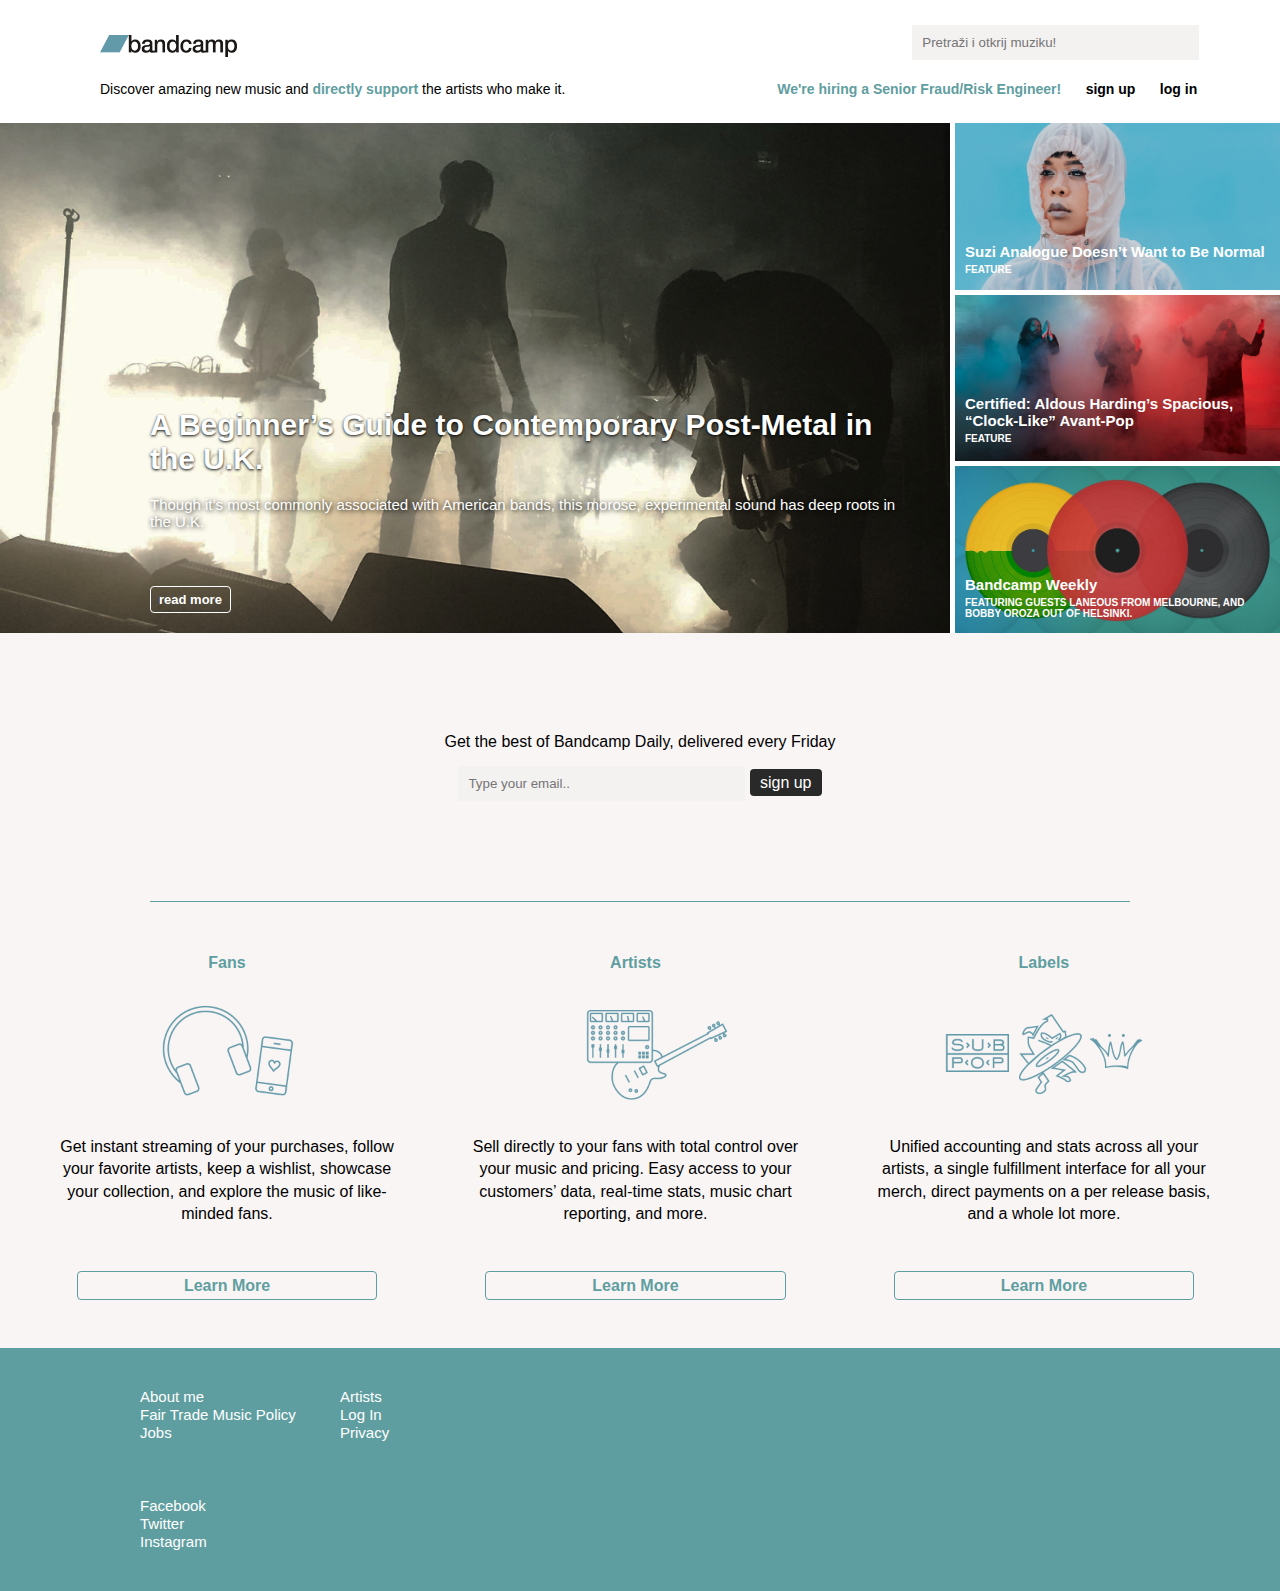
<file: index.html>
﻿<!DOCTYPE html>
<html>

<head>
  <title>Bandcamp | Početna</title>
  <link rel="stylesheet" href="css/style.css" type="text/css">
  <link rel="icon" href="img/tabicon.png">
</head>

<body>
  <nav>
    <div class="nav_container">
      <div class="prvi_stupac">
        <div class="ps_prvired">
          <a href="index.html"> <img src="img/logo.png" class="logo"></a>
        </div>
        <div class="ps_drugired">
          <p>Discover amazing new music and <a href="fair.html" class="support">directly support</a> the artists who make it.</p>
        </div>
      </div>

      <div class="drugi_stupac">
        <div class="ds_prvired">
          <input type="text" class="trazilica" placeholder="Pretraži i otkrij muziku!">
        </div>
        <div class="ds_drugired">
          <p><a href="jobs.html" class="linkovi" id="hire">We're hiring a Senior Fraud/Risk Engineer!</a></p>
          <p><a href="#" class="linkovi">sign up</a></p>
          <p><a href="login.html" class="linkovi">log in</a></p>
        </div>
      </div>
    </div>
  </nav>

  <div class="slike">
<a href="#">
    <div class="vslika">
      <div class="vslika-anim">

      </div>
      <div class="vslika-info">
        <p class="heading">A Beginner’s Guide to Contemporary Post-Metal in the U.K.</p>
        <p class="subhead">Though it’s most commonly associated with American bands, this morose, experimental sound has deep roots in the U.K.</p>
        <div class="btn-cont"><a href="#" class="btn">read more</a></div>
    </div>
  </div>
</a>

  <div class="maleslike">
    <a href="#"><div class="mslika1">
      <div class="mslika1-anim">

      </div>
      <div class="mslika1-info">
        <p class="heading1">Suzi Analogue Doesn’t Want to Be Normal</p>
        <p class="subhead1">FEATURE</p>
      </div>
    </div>
      </a>
    <a href="#">
    <div class="mslika2">
      <div class="mslika2-info">
        <p class="heading2">Certified: Aldous Harding’s Spacious, “Clock-Like” Avant-Pop</p>
        <p class="subhead2">FEATURE</p>
      </div>
    </div>
  </a>
  <a href="#">
    <div class="mslika3">
      <div class="mslika3-info">
        <p class="heading3">Bandcamp Weekly</p>
        <p class="subhead3">Featuring guests Laneous from Melbourne, and Bobby Oroza out of Helsinki.
</p>
      </div>
    </div>
  </a>
  </div>
  </div>

  <center>
    <div class="vijesticontainer">
      <div class="border">
        <div class="vijesti">
          <div class="naslov">
            <p>Get the best of Bandcamp Daily, delivered every Friday</p>
          </div>
          <div class="email">
            <input type="text" class="input-email" placeholder="Type your email..">
            <a href="#" id="email-btn">sign up</a>
          </div>
        </div>
      </div>
    </div>
  </center>



  <div class="fal">
    <div class="fans">
      <p class="fans-naslov">Fans</p>
      <img src="img/fal/signups-fans-icon@3x.png" id="fimg">
      <p class="podnaslov">Get instant streaming of your purchases, follow your favorite artists, keep a wishlist, showcase your collection, and explore the music of like-minded fans.
      </p><a href="#" class="learnmore">Learn More</a>
    </div>

    <div class="artists">
      <p class="artists-naslov">Artists</p>
      <img src="img/fal/signups-artists-icon@3x.png" id="aimg">
      <p class="podnaslov">Sell directly to your fans with total control over your music and pricing. Easy access to your customers’ data, real-time stats, music chart reporting, and more.
      </p><a href="artists.html" class="learnmore">Learn More</a>
    </div>
    <div class="labels">
      <p class="labels-naslov">Labels</p>
      <img src="img/fal/signups-labels-icon@3x.png" id="limg">
      <p class="podnaslov">Unified accounting and stats across all your artists, a single fulfillment interface for all your merch, direct payments on a per release basis, and a whole lot more.
      </p>
      <a href="labels.html" class="learnmore">Learn More</a>
    </div>
  </div>

  <footer>
    <div class="container">
      <div class="info">
        <p><a href="omeni.html">About me</a></p>
        <p><a href="fair.html">Fair Trade Music Policy</a></p>
        <p><a href="jobs.html">Jobs</a></p>

      </div>

      <div class="autorskaprava">
        <p><a href="artists.html">Artists</a></p>
        <p><a href="login.html">Log In</a></p>
        <p><a href="#">Privacy</a></p>
      </div>


      <div class="social">
        <p><a href="https://www.facebook.com/Bandcamp" target="_blank">Facebook</a></p>
        <p><a href="https://twitter.com/bandcamp" target="_blank">Twitter</a></p>
        <p><a href="http://www.instagram.com/bandcamp" target="_blank">Instagram</a></p>
      </div>
    </div>
  </footer>
</body>

</html>
</file>
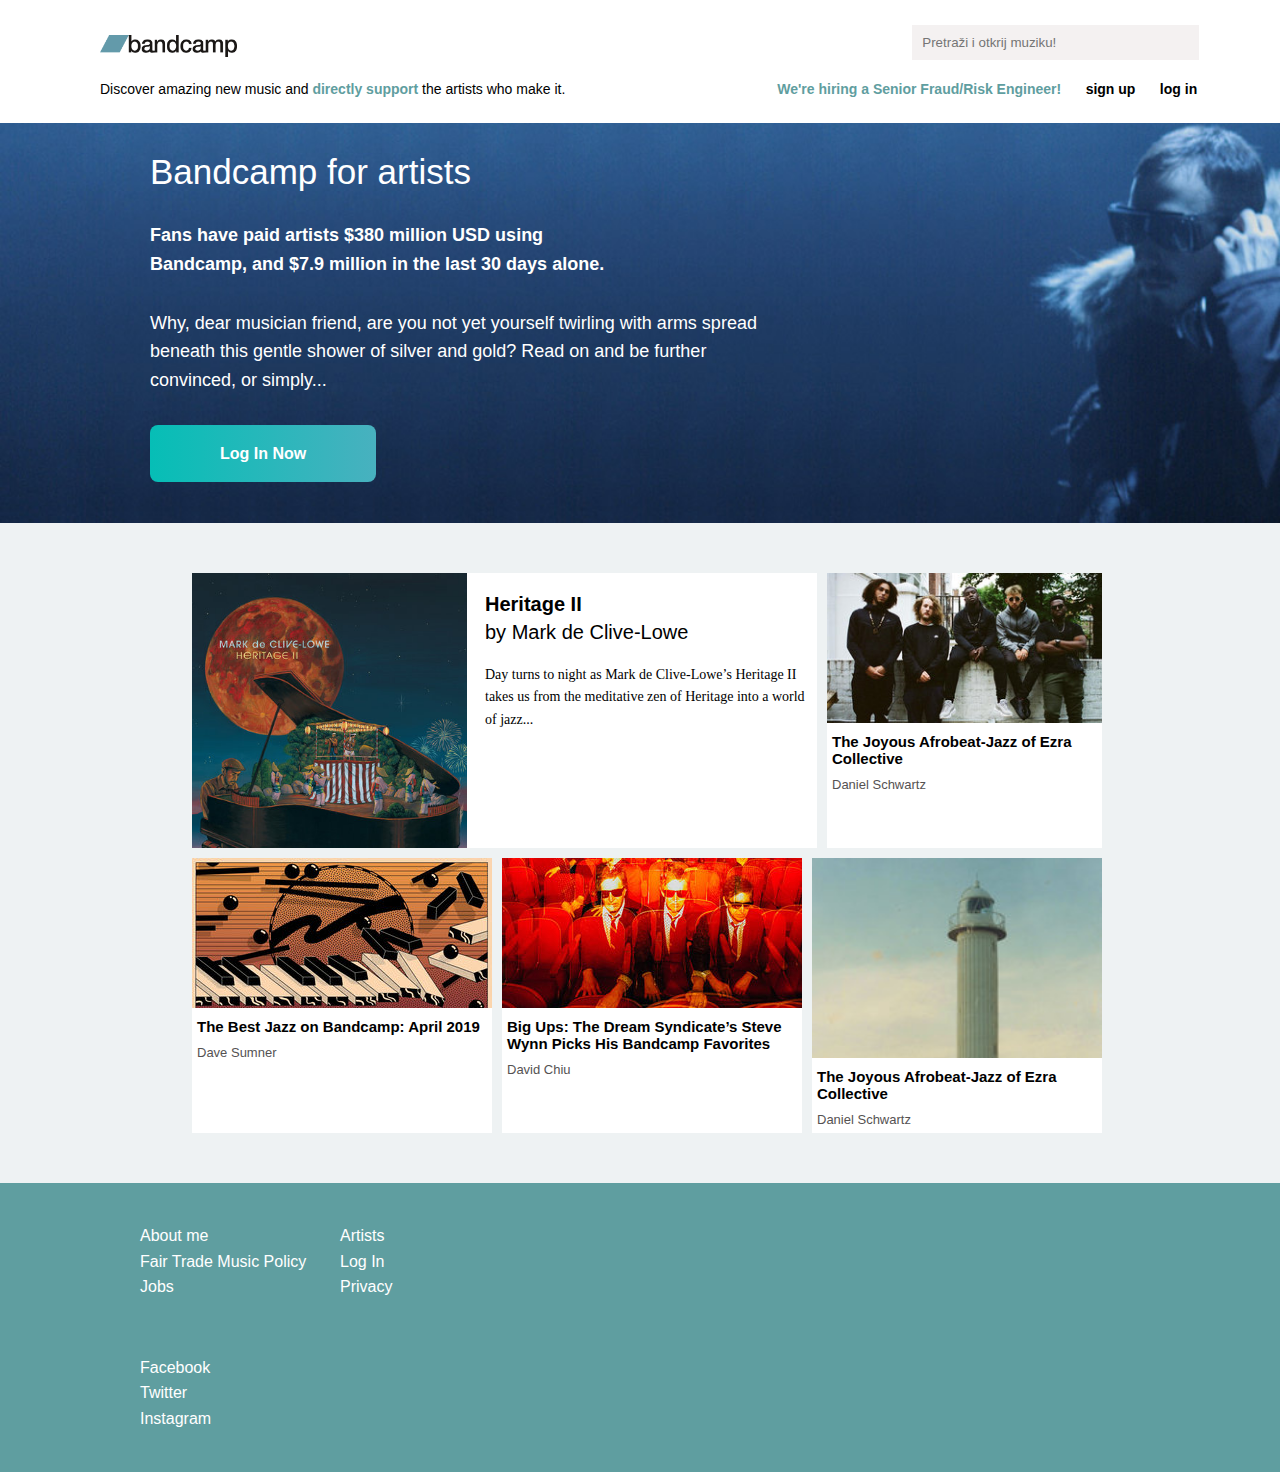
<file: artists.html>
<!DOCTYPE html>
<html>

<head>
  <title>Bandcamp | Početna</title>
  <link rel="stylesheet" href="css/artists.css" type="text/css">
  <link rel="icon" href="img/tabicon.png">
</head>

<body>
  <nav>
    <div class="nav_container">
      <div class="prvi_stupac">
        <div class="ps_prvired">
          <a href="index.html"> <img src="img/logo.png" class="logo"></a>
        </div>
        <div class="ps_drugired">
          <p>Discover amazing new music and <a href="fair.html" class="support">directly support</a> the artists who make it.</p>
        </div>
      </div>

      <div class="drugi_stupac">
        <div class="ds_prvired">
          <input type="text" class="trazilica" placeholder="Pretraži i otkrij muziku!">
        </div>
        <div class="ds_drugired">
          <p><a href="jobs.html" class="linkovi" id="hire">We're hiring a Senior Fraud/Risk Engineer!</a></p>
          <p><a href="#" class="linkovi">sign up</a></p>
          <p><a href="login.html" class="linkovi">log in</a></p>
        </div>
      </div>
    </div>
  </nav>

  <div class="naslovna-slika">
    <div class="ns-text">
      <h2 class="text-naslov">Bandcamp for artists</h2>
      <p class="podnaslov-naslov">
        Fans have paid artists $380 million USD using Bandcamp, and $7.9 million in the last 30 days alone.
      </p>
      <p class="drugi-podnaslov">Why, dear musician friend, are you not yet yourself twirling with arms spread beneath this gentle shower of silver and gold? Read on and be further convinced, or simply...</p>
      <p class="btn"><a href="login.html">Log In Now</a></p>
    </div>
  </div>

<div class="album-container">
  <div class="albumi">
      <div class="albumi-prvired">
<a  target="_blank" href="https://t4.bcbits.com/stream/e0ebdbc18544d05728e6a99f00dcc392/mp3-128/3493803499?p=0&ts=1559679603&t=d4df01deaad998c5eb0a1fd14e1fcf2ac9c2ccf7&token=1559679603_b7962b35771a84f064ce51fa5bae063d42a63334">
        <div class="veliki-album">
          <div class="albumslika1">

          </div>
          <div class="deskripcija">
            <p class="imealbuma">Heritage II</p>
            <p class="artist">by Mark de Clive-Lowe</p>
            <p class="infoartist">Day turns to night as Mark de Clive-Lowe’s Heritage II takes us from the meditative zen of Heritage into a world of jazz...</p>
          </div>
        </div>
</a>
<a href="https://t4.bcbits.com/stream/7984dc3230b0f37611b7b24d5422463e/mp3-128/3711733214?p=0&ts=1559679938&t=9d98f13844033eafd06a2ed2ae179f2fd44305e2&token=1559679938_f6f566a4a9046a3d6be4a19845b41333e2d128f0" target="_blank">
        <div class="malialbum1">
        <div class="albumslika2">

        </div>

        <div class="deskripcija1">
          <p class="imealbuma1">The Joyous Afrobeat-Jazz of Ezra Collective</p>
          <p class="artist1">Daniel Schwartz</p>
        </div>
        </div>
      </div>
</a>
<a target ="_blank" href="https://t4.bcbits.com/stream/eb0980419027432ed9cf2ed3ffd7fdbc/mp3-128/2802353058?p=0&ts=1559680242&t=01225a5b51afe1a51ffcde6788af125f96c8b949&token=1559680242_bbf3efd1f5a784c6e710bcac551ecf8ae87f31a5">
      <div class="albumi-drugired">

        <div class="malialbum2">
          <div class="albumslika3">

          </div>

          <div class="deskripcija2">
            <p class="imealbuma2">The Best Jazz on Bandcamp: April 2019</p>
            <p class="artist3">Dave Sumner</p>
          </div>
        </div>
</a>
<a href="https://t4.bcbits.com/stream/543ac82b4c6bf79f39cbfb8575cae55a/mp3-128/4016733378?p=0&ts=1559680055&t=8d7f594a0e56fde62a6f2aac2df24ce52dcb1696&token=1559680055_7a6136062785acd57ba40f6235cfeeb6917bca55" target="_blank">
        <div class="malialbum3">
          <div class="albumslika4">

          </div>

          <div class="deskripcija3">
            <p class="imealbuma3">Big Ups: The Dream Syndicate’s Steve Wynn Picks His Bandcamp Favorites</p>
            <p class="artist4">David Chiu</p>
          </div>
        </div>
</a>
<a href="https://t4.bcbits.com/stream/543ac82b4c6bf79f39cbfb8575cae55a/mp3-128/4016733378?p=0&ts=1559680055&t=8d7f594a0e56fde62a6f2aac2df24ce52dcb1696&token=1559680055_7a6136062785acd57ba40f6235cfeeb6917bca55" target="_blank">
        <div class="malialbum4">
          <div class="albumslika5">

          </div>

          <div class="deskripcija4">
            <p class="imealbuma4">The Joyous Afrobeat-Jazz of Ezra Collective</p>
            <p class="artist5">Daniel Schwartz</p>
          </div>
        </div>
      </div>
</a>
  </div>
</div>

  <footer>
    <div class="container">
      <div class="info">
        <p><a href="omeni.html">About me</a></p>
        <p><a href="fair.html">Fair Trade Music Policy</a></p>
        <p><a href="jobs.html">Jobs</a></p>
      </div>

      <div class="autorskaprava">
        <p><a href="artists.html">Artists</a></p>
        <p><a href="login.html">Log In</a></p>
        <p><a href="#">Privacy</a></p>
      </div>


      <div class="social">
        <p><a href="https://www.facebook.com/Bandcamp" target="_blank">Facebook</a></p>
        <p><a href="https://twitter.com/bandcamp" target="_blank">Twitter</a></p>
        <p><a href="http://www.instagram.com/bandcamp" target="_blank">Instagram</a></p>
      </div>
    </div>
  </footer>
</body>

</html>
</file>
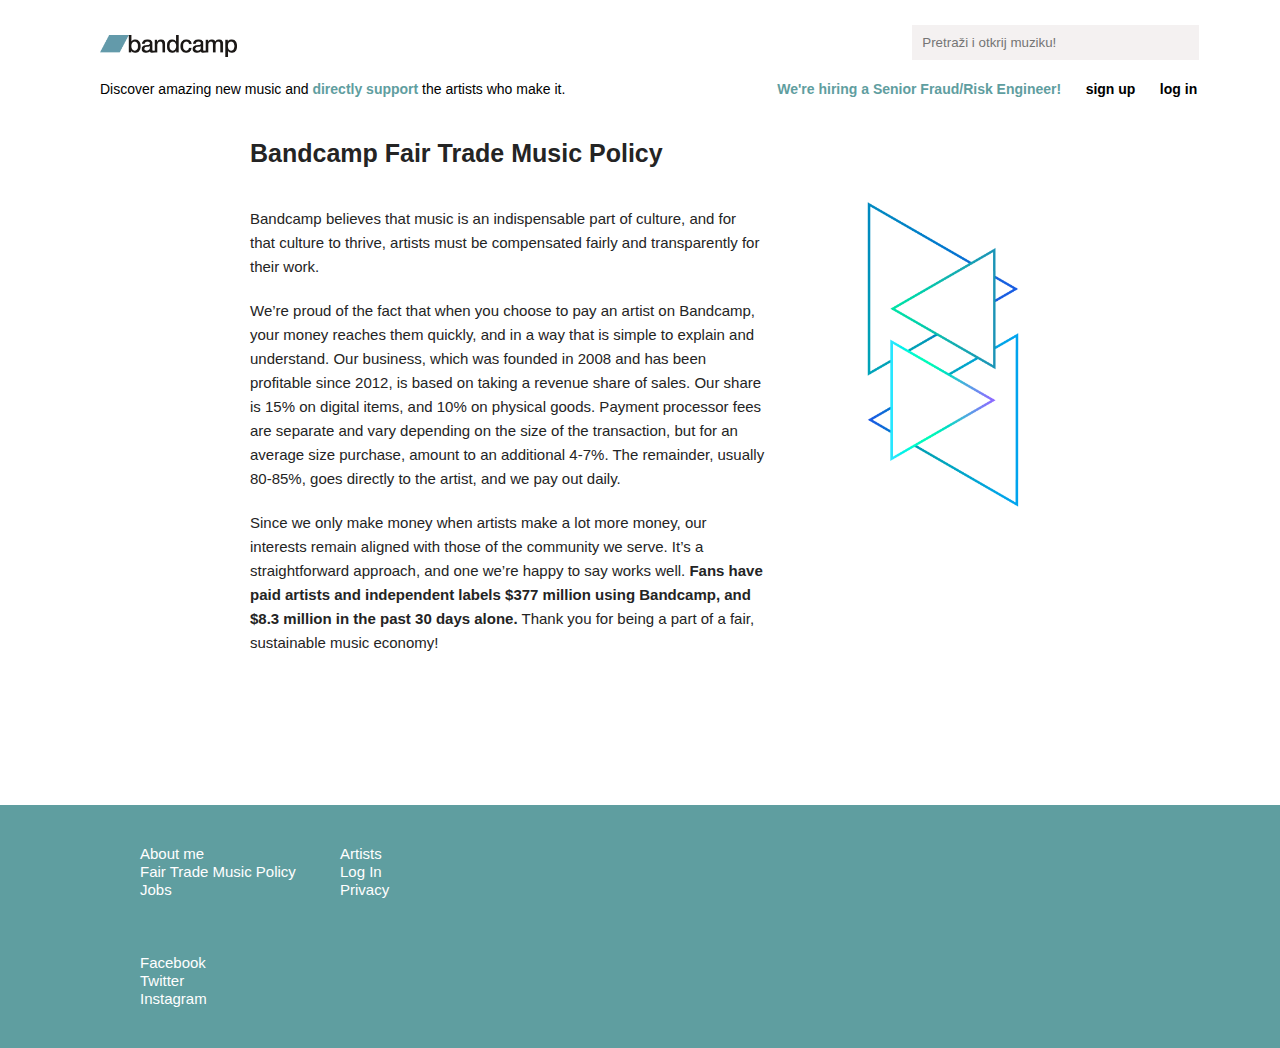
<file: fair.html>
﻿<!DOCTYPE html>
<html lang="en">
<head>
    <meta charset="UTF-8">
    <title>Bandcamp | Fair trade policy</title>
    <link rel="stylesheet" href="css/fair.css">
</head>

<body>

    <nav>
        <div class="nav_container">
            <div class="prvi_stupac">
                <div class="ps_prvired">
                    <a href="index.html"> <img src="img/logo.png" class="logo"></a>
                </div>
                <div class="ps_drugired">
                    <p>Discover amazing new music and <a href="#" class="support">directly support</a> the artists who make it.</p>
                </div>
            </div>

            <div class="drugi_stupac">
                <div class="ds_prvired">
                    <input type="text" class="trazilica" placeholder="Pretraži i otkrij muziku!">
                </div>
                <div class="ds_drugired">
                    <p><a href="jobs.html" class="linkovi" id="hire">We're hiring a Senior Fraud/Risk Engineer!</a></p>
                    <p><a href="#" class="linkovi">sign up</a></p>
                    <p><a href="login.html" class="linkovi">log in</a></p>
                </div>
            </div>
        </div>
    </nav>

        <div class="flexbox">
            <div class="text">
                <h4>Bandcamp Fair Trade Music Policy
                </h1>
                <p id="prvi-paragraf">Bandcamp believes that music is an indispensable part of culture, and for that culture to thrive, artists must be compensated fairly and transparently for their work.

                </p>
                <p id="drugi-paragraf">We’re proud of the fact that when you choose to pay an artist on Bandcamp, your money reaches them quickly, and in a way that is simple to explain and understand. Our business, which was founded in 2008 and has been profitable since 2012, is based on taking a revenue share of sales. Our share is 15% on digital items, and 10% on physical goods. Payment processor fees are separate and vary depending on the size of the transaction, but for an average size purchase, amount to an additional 4-7%. The remainder, usually 80-85%, goes directly to the artist, and we pay out daily.

                </p>
                <p id="treci-paragraf">Since we only make money when artists make a lot more money, our interests remain aligned with those of the community we serve. It’s a straightforward approach, and one we’re happy to say works well. <b>Fans have paid artists and independent labels $377 million using Bandcamp, and $8.3 million in the past 30 days alone.</b> Thank you for being a part of a fair, sustainable music economy!
                </p>
            </div>
            <div class="slika">
            </div>
        </div>
    </div>


    <footer>
      <div class="container">
        <div class="info">
          <p><a href="omeni.html">About me</a></p>
          <p><a href="fair.html">Fair Trade Music Policy</a></p>
          <p><a href="jobs.html">Jobs</a></p>
        </div>

        <div class="autorskaprava">
        <p><a href="artists.html">Artists</a></p>
          <p><a href="login.html">Log In</a></p>
          <p><a href="#">Privacy</a></p>
        </div>


            <div class="social">
                <p><a href="https://www.facebook.com/Bandcamp" target="_blank">Facebook</a></p>
                <p><a href="https://twitter.com/bandcamp" target="_blank">Twitter</a></p>
                <p><a href="http://www.instagram.com/bandcamp" target="_blank">Instagram</a></p>
            </div>
        </div>
    </footer>
</body>
</html>
</file>
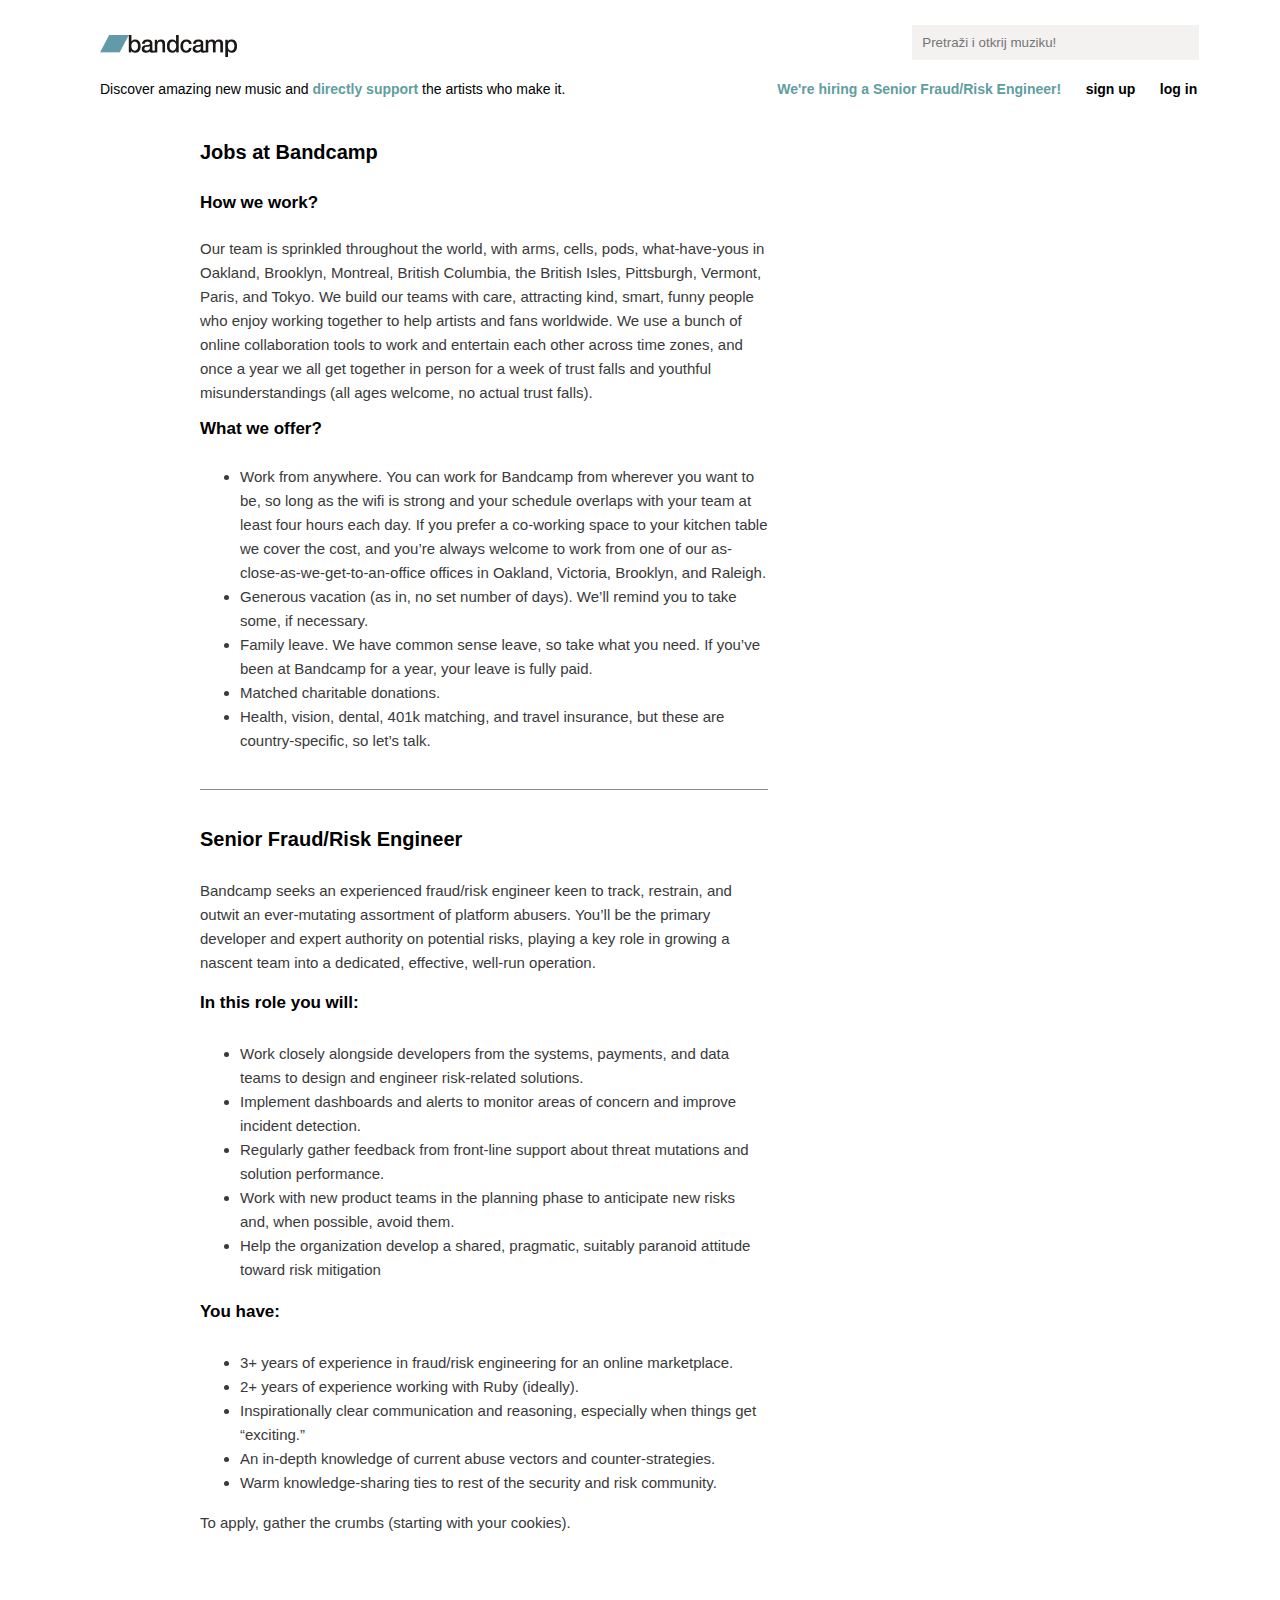
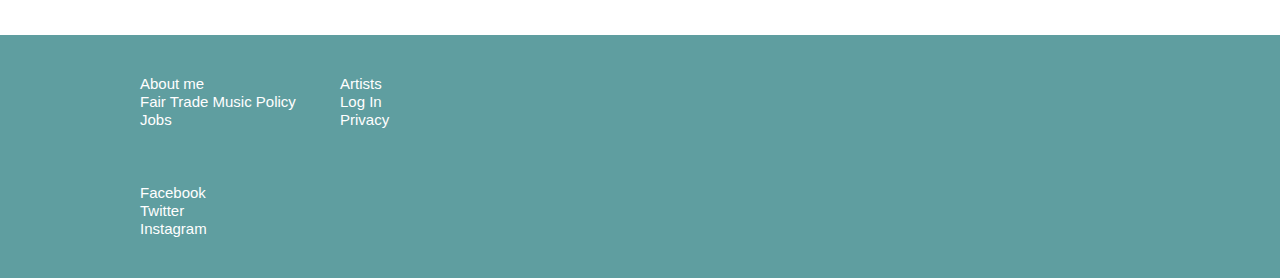
<file: jobs.html>
﻿<!DOCTYPE html>
<html lang="en">

<head>
    <meta charset="UTF-8">
    <title>Bandcamp | Jobs</title>
    <link rel="stylesheet" href="css/jobs.css">
</head>

<body>
    <nav>
        <div class="nav_container">
            <div class="prvi_stupac">
                <div class="ps_prvired">
                    <a href="index.html"> <img src="img/logo.png" class="logo"></a>
                </div>
                <div class="ps_drugired">
                    <p>Discover amazing new music and <a href="fair.html" class="support">directly support</a> the artists who make it.</p>
                </div>
            </div>

            <div class="drugi_stupac">
                <div class="ds_prvired">
                    <input type="text" class="trazilica" placeholder="Pretraži i otkrij muziku!">
                </div>
                <div class="ds_drugired">
                                        <p><a href="jobs.html" class="linkovi" id="hire">We're hiring a Senior Fraud/Risk Engineer!</a></p>
                    <p><a href="#" class="linkovi">sign up</a></p>
                    <p><a href="login.html" class="linkovi">log in</a></p>
                </div>
            </div>
        </div>
    </nav>


    <div class="prvidio">
        <div>
            <h1 class="naslovprvi">Jobs at Bandcamp</h1>
        </div>
        <div>
            <h2 class="podnaslovprvi">How we work?</h2>
            <p>Our team is sprinkled throughout the world, with arms, cells, pods, what-have-yous in Oakland, Brooklyn, Montreal, British Columbia, the British Isles, Pittsburgh, Vermont, Paris, and Tokyo. We build our teams with care, attracting kind, smart, funny people who enjoy working together to help artists and fans worldwide. We use a bunch of online collaboration tools to work and entertain each other across time zones, and once a year we all get together in person for a week of trust falls and youthful misunderstandings (all ages welcome, no actual trust falls).</p>
        </div>
        <div>
            <h2 class="podnaslovdrugi">What we offer?</h2>
            <ul>
                <li>Work from anywhere. You can work for Bandcamp from wherever you want to be, so long as the wifi is strong and your schedule overlaps with your team at least four hours each day. If you prefer a co-working space to your kitchen table we cover the cost, and you’re always welcome to work from one of our as-close-as-we-get-to-an-office offices in Oakland, Victoria, Brooklyn, and Raleigh.
                </li>
                <li>Generous vacation (as in, no set number of days). We’ll remind you to take some, if necessary.
                </li>
                <li>Family leave. We have common sense leave, so take what you need. If you’ve been at Bandcamp for a year, your leave is fully paid.
                </li>
                <li>Matched charitable donations.
                </li>
                <li>Health, vision, dental, 401k matching, and travel insurance, but these are country-specific, so let’s talk.
                </li>
            </ul>
        </div>
    </div>


    <div class="drugidio">
        <div>
            <h1 class="naslovdrugi">Senior Fraud/Risk Engineer
            </h1>
            <p>Bandcamp seeks an experienced fraud/risk engineer keen to track, restrain, and outwit an ever-mutating assortment of platform abusers. You’ll be the primary developer and expert authority on potential risks, playing a key role in growing a nascent team into a dedicated, effective, well-run operation.

            </p>
        </div>
        <div>
            <h2 class="podnaslovtreci">In this role you will:</h2>
            <ul>
                <li>Work closely alongside developers from the systems, payments, and data teams to design and engineer risk-related solutions.
                </li>
                <li>Implement dashboards and alerts to monitor areas of concern and improve incident detection.
                </li>
                <li>Regularly gather feedback from front-line support about threat mutations and solution performance.
                </li>
                <li>Work with new product teams in the planning phase to anticipate new risks and, when possible, avoid them.
                </li>
                <li>Help the organization develop a shared, pragmatic, suitably paranoid attitude toward risk mitigation
                </li>
            </ul>
        </div>
        <div>
            <h2 class="podnaslovcetvrti">You have:</h2>
            <ul>
                <li>3+ years of experience in fraud/risk engineering for an online marketplace.
                </li>
                <li>2+ years of experience working with Ruby (ideally).
                </li>
                <li>Inspirationally clear communication and reasoning, especially when things get “exciting.”
                </li>
                <li>An in-depth knowledge of current abuse vectors and counter-strategies.
                </li>
                <li>Warm knowledge-sharing ties to rest of the security and risk community.
                </li>
            </ul>
            <p>To apply, gather the crumbs (starting with your cookies).

</p>
        </div>
    </div>

    <footer>
      <div class="container">
        <div class="info">
          <p><a href="omeni.html">About me</a></p>
          <p><a href="fair.html">Fair Trade Music Policy</a></p>
          <p><a href="jobs.html">Jobs</a></p>
        </div>

        <div class="autorskaprava">
        <p><a href="artists.html">Artists</a></p>
          <p><a href="login.html">Log In</a></p>
          <p><a href="#">Privacy</a></p>
        </div>


            <div class="social">
                <p><a href="https://www.facebook.com/Bandcamp" target="_blank">Facebook</a></p>
                <p><a href="https://twitter.com/bandcamp" target="_blank">Twitter</a></p>
                <p><a href="http://www.instagram.com/bandcamp" target="_blank">Instagram</a></p>
            </div>
        </div>
    </footer>


</body>

</html>
</file>
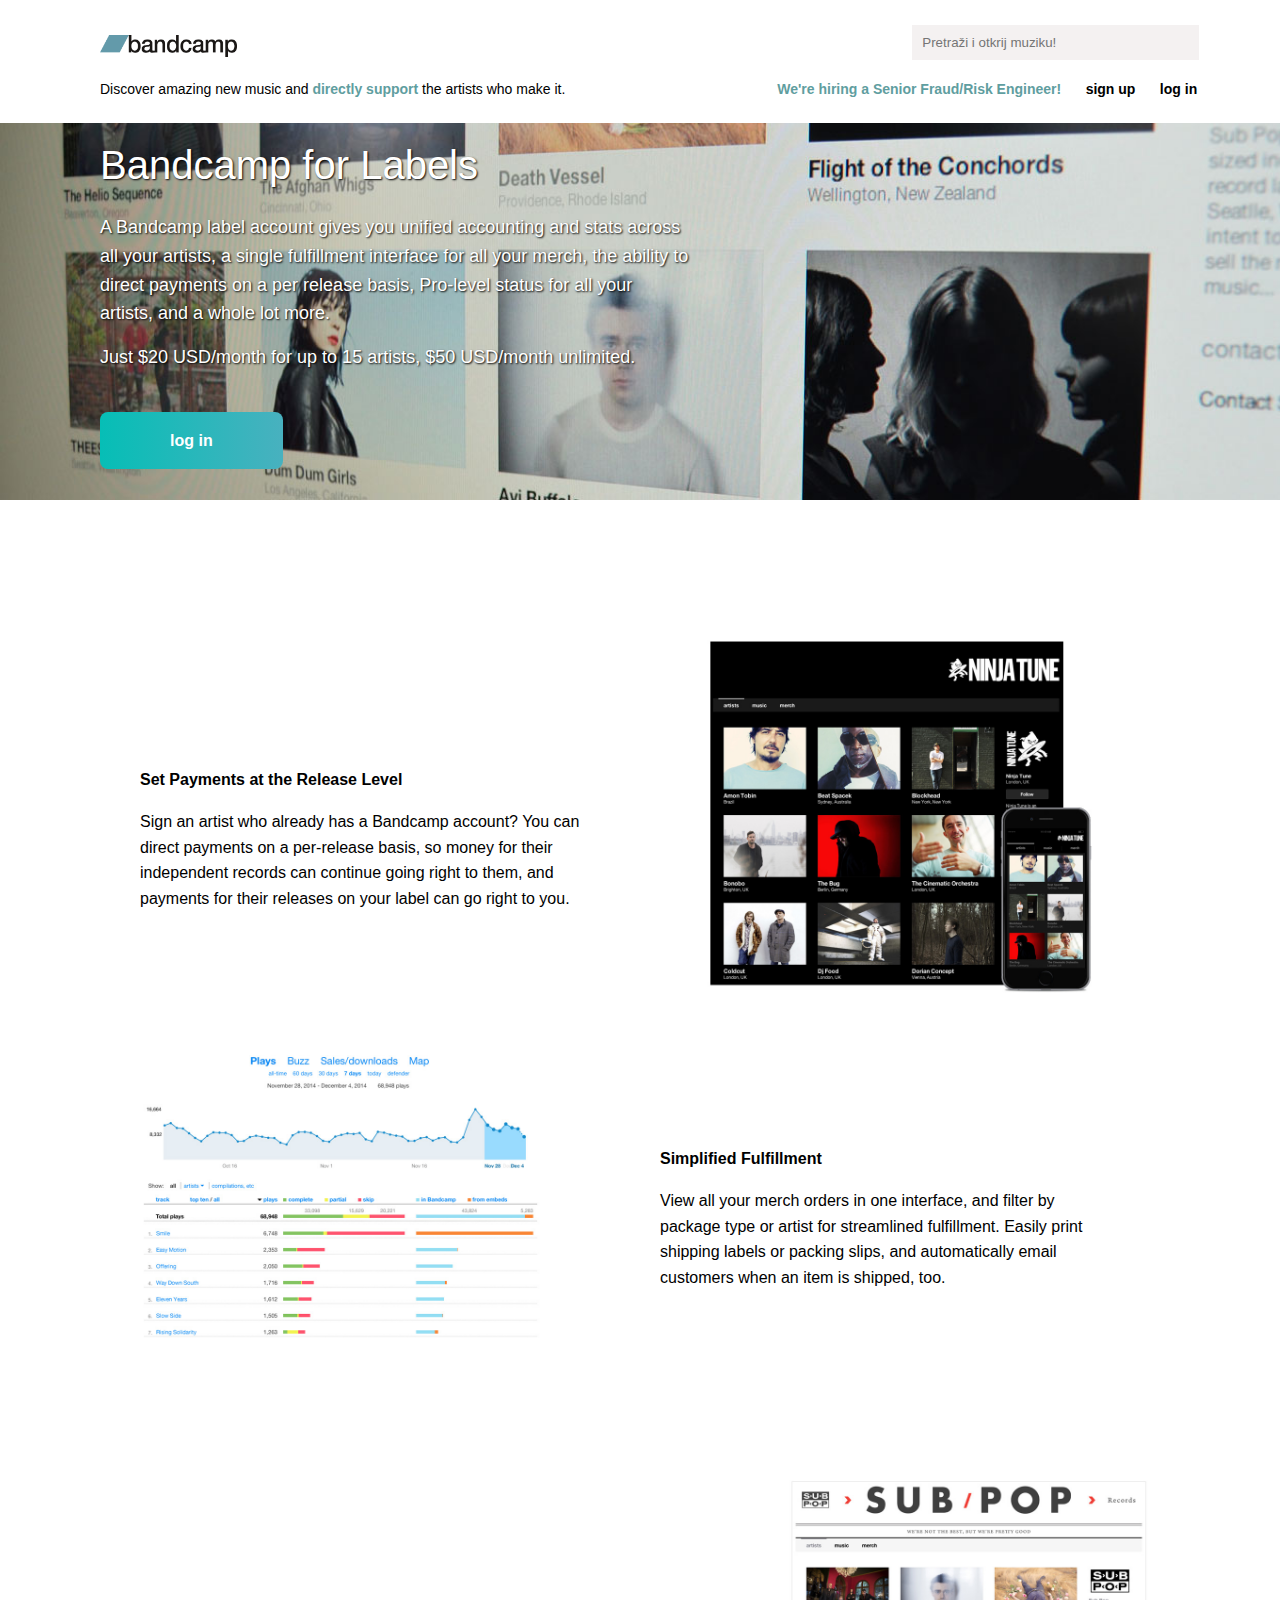
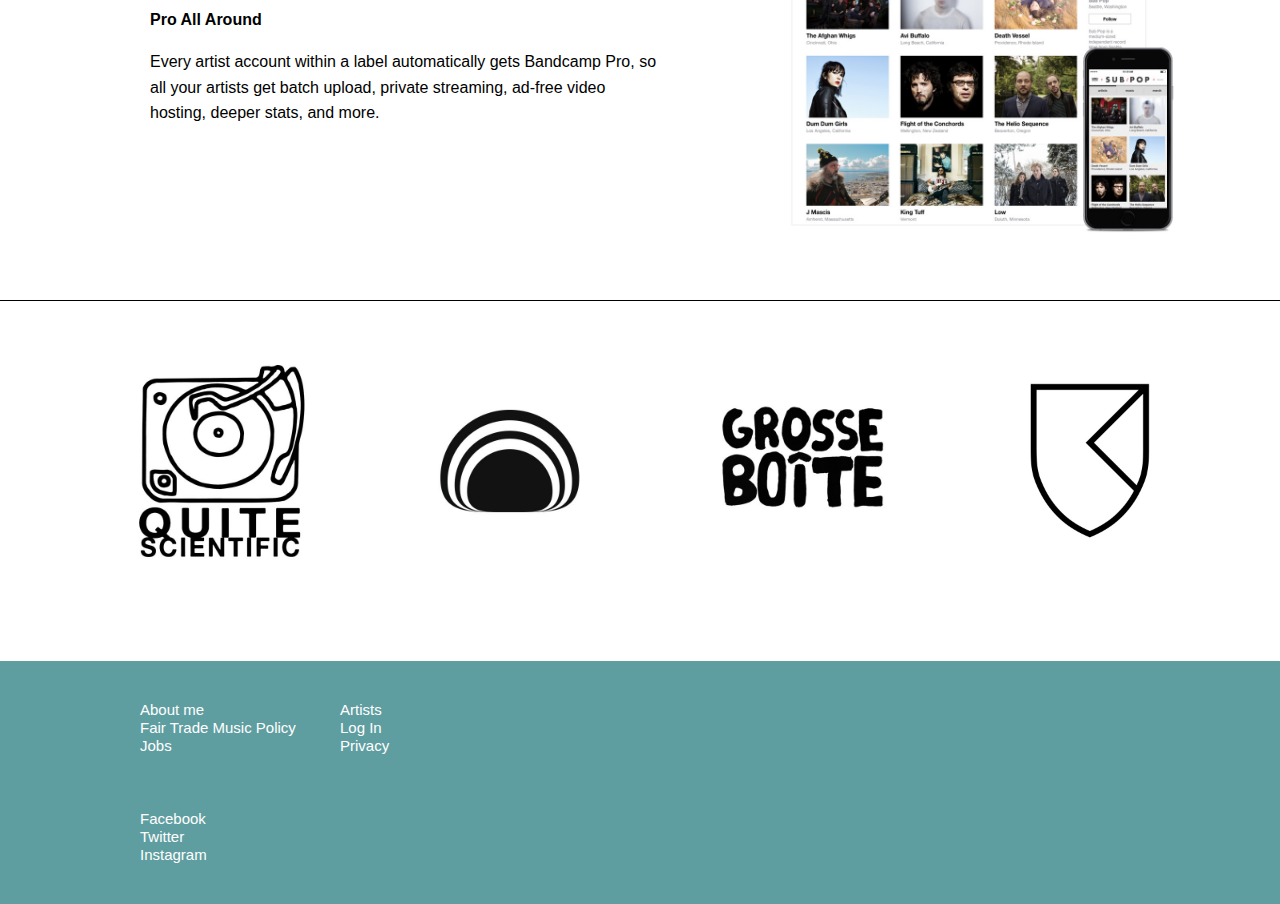
<file: labels.html>
<!DOCTYPE html>
<html lang="en">
<head>
  <meta charset="UTF-8">
  <meta name="viewport" content="width=device-width, initial-scale=1.0">
  <meta http-equiv="X-UA-Compatible" content="ie=edge">
  <link rel="stylesheet" href="css/labels.css">
  <title>Document</title>
</head>
<body>
  <nav>
    <div class="nav_container">
      <div class="prvi_stupac">
        <div class="ps_prvired">
          <a href="index.html"> <img src="img/logo.png" class="logo"></a>
        </div>
        <div class="ps_drugired">
          <p>Discover amazing new music and <a href="fair.html" class="support">directly support</a> the artists who make it.</p>
        </div>
      </div>

      <div class="drugi_stupac">
        <div class="ds_prvired">
          <input type="text" class="trazilica" placeholder="Pretraži i otkrij muziku!">
        </div>
        <div class="ds_drugired">
          <p><a href="jobs.html" class="linkovi" id="hire">We're hiring a Senior Fraud/Risk Engineer!</a></p>
          <p><a href="#" class="linkovi">sign up</a></p>
          <p><a href="login.html" class="linkovi">log in</a></p>
        </div>
      </div>
    </div>
  </nav>

  <div class="naslovna-slika">
  <div class="text-ns">
    <div class="text">
      <p id="naslov">Bandcamp for Labels</p>
      <p class="podnaslov">A Bandcamp label account gives you unified accounting and stats across all your artists, a single fulfillment interface for all your merch, the ability to direct payments on a per release basis, Pro-level status for all your artists, and a whole lot more.</p>
      <p class="podnaslov1">Just $20 USD/month for up to 15 artists, $50 USD/month unlimited.</p>
      <a href="login.html" class="btn">log in</a>
    </div>
</div>
</div>
<div class="container">
  <div class="prvired">
    <div class="pr-text">
      <p id="naslov1">Set Payments at the Release Level</p>
      <p id="podnaslov1">Sign an artist who already has a Bandcamp account? You can direct payments on a per-release basis, so money for their independent records can continue going right to them, and payments for their releases on your label can go right to you.</p>
    </div>
    <div class="slika">

    </div>
  </div>

  <div class="drugired">
    <div class="slika1">

    </div>
    <div class="dr-text">
      <p id="naslov1">Simplified Fulfillment</p>
      <p id="podnaslov1">View all your merch orders in one interface, and filter by package type or artist for streamlined fulfillment. Easily print shipping labels or packing slips, and automatically email customers when an item is shipped, too.</p>
    </div>
  </div>
</div>

<div class="trecired">

  <div class="tr-text">
    <p id="naslov2">Pro All Around
</p>
    <p id="podnaslov2">Every artist account within a label automatically gets Bandcamp Pro, so all your artists get batch upload, private streaming, ad-free video hosting, deeper stats, and more.</p>
  </div>

  <div class="slika2">

  </div>
</div>

<div class="label-kolekcija">
  <div class="label"></div>
  <div class="label1"></div>
  <div class="label2"></div>
  <div class="label3"></div>
  <div class="label4"></div>
</div>

<footer>
  <div class="container">
    <div class="info">
      <p><a href="omeni.html">About me</a></p>
      <p><a href="fair.html">Fair Trade Music Policy</a></p>
      <p><a href="jobs.html">Jobs</a></p>
    </div>

    <div class="autorskaprava">
    <p><a href="artists.html">Artists</a></p>
      <p><a href="login.html">Log In</a></p>
      <p><a href="#">Privacy</a></p>
    </div>


        <div class="social">
            <p><a href="https://www.facebook.com/Bandcamp" target="_blank">Facebook</a></p>
            <p><a href="https://twitter.com/bandcamp" target="_blank">Twitter</a></p>
            <p><a href="http://www.instagram.com/bandcamp" target="_blank">Instagram</a></p>
        </div>
    </div>
</footer>
</body>
</html>
</file>
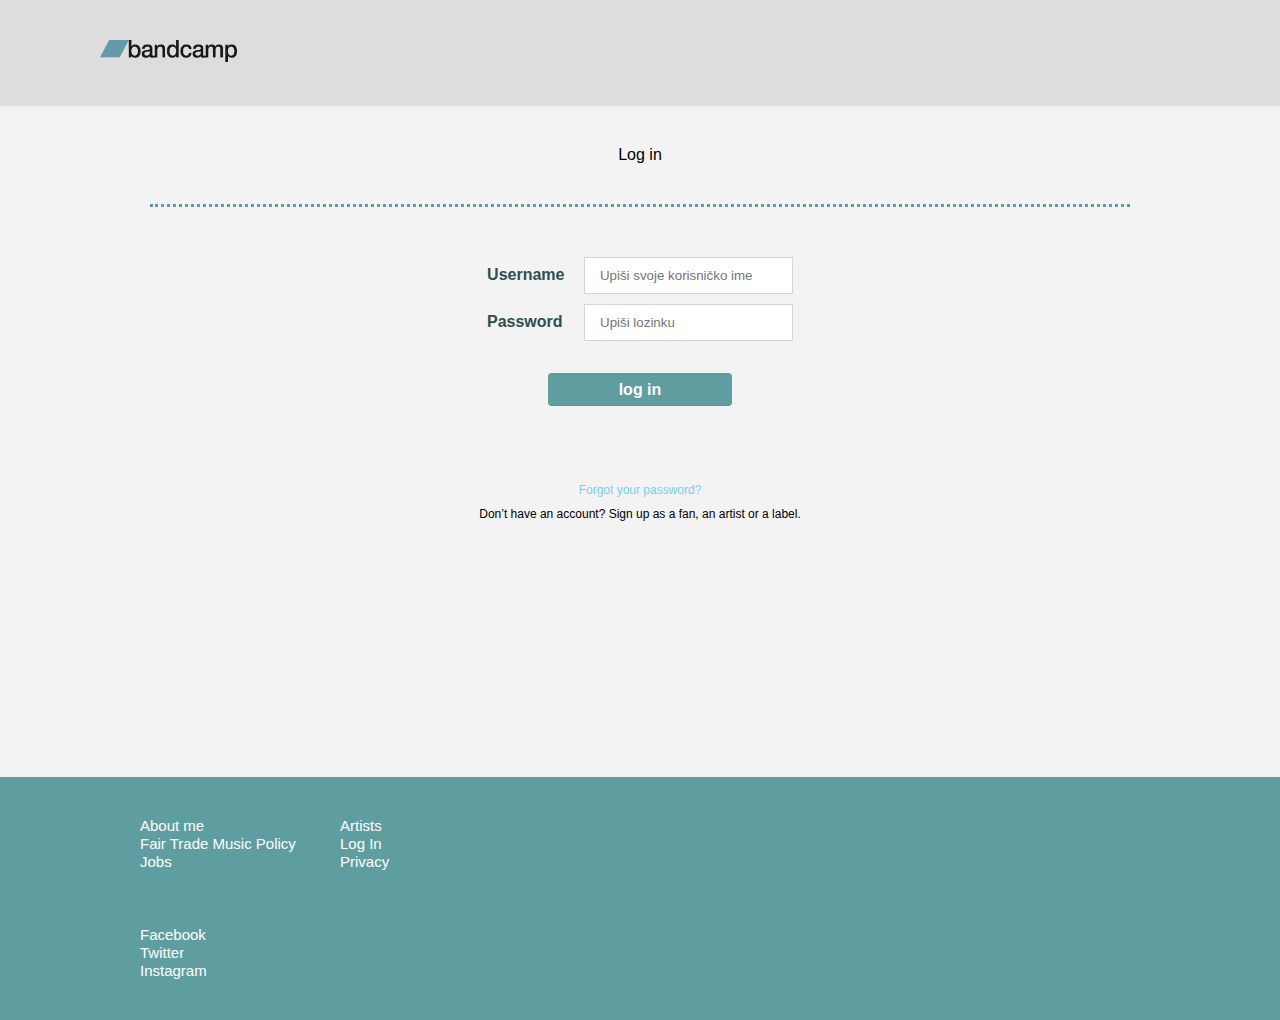
<file: login.html>
﻿<!DOCTYPE html>
<html lang="en">

<head>
    <meta charset="UTF-8">
    <title>Bandcamp | Login</title>
    <link rel="stylesheet" href="css/login.css">
</head>

<body bgcolor="#F3F3F3">
    <div class="gornji-dio">
        <a href="index.html"> <img src="img/logo.png" class="logo"></a>
    </div>

    <div class="login">
        <div class="border">
            <div class="naslov">
                <p>Log in</p>
            </div>
        </div>

      <center>
        <div class="loginc">
            <div class="username">
                <p>Username</p>
                <input type="text" placeholder="Upiši svoje korisničko ime" maxlength="20">
            </div>

            <div class="password">
                <p>Password</p>
                  <input type="password" placeholder="Upiši lozinku" maxlength="25">
            </div>

            <div class="log-btn">
                <a href="#" id="log-btn">log in</a>
            </div>

            <div class="forget">
                <a href="#">Forgot your password?</a>
                <p>Don’t have an account? Sign up as a fan, an artist or a label.</p>
            </div>
        </div>
</center>
        <footer>
          <div class="container">
            <div class="info">
              <p><a href="omeni.html">About me</a></p>
              <p><a href="fair.html">Fair Trade Music Policy</a></p>
              <p><a href="jobs.html">Jobs</a></p>
            </div>

            <div class="autorskaprava">
        <p><a href="artists.html">Artists</a></p>
              <p><a href="login.html">Log In</a></p>
              <p><a href="#">Privacy</a></p>
            </div>


                <div class="social">
                    <p><a href="https://www.facebook.com/Bandcamp" target="_blank">Facebook</a></p>
                    <p><a href="https://twitter.com/bandcamp" target="_blank">Twitter</a></p>
                    <p><a href="http://www.instagram.com/bandcamp" target="_blank">Instagram</a></p>
                </div>
            </div>
        </footer>
</body>

</html>
</file>
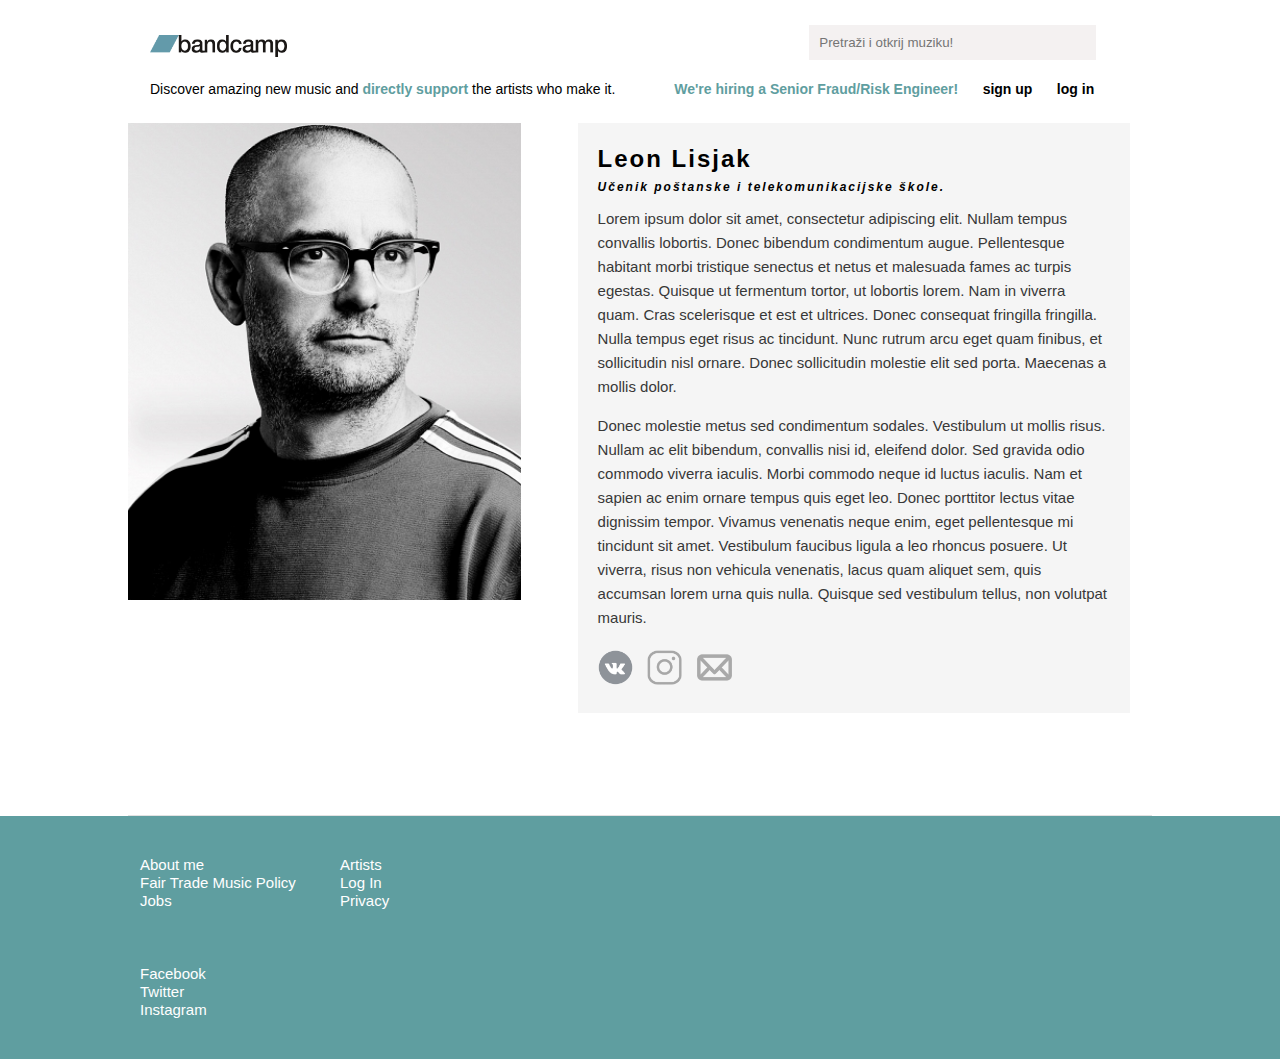
<file: omeni.html>
﻿<!DOCTYPE html>
<html lang="en">

<head>
  <link rel="stylesheet" href="css/omeni.css">
  <title>O meni | Bandcamp</title>
</head>

<body>

  <nav>
    <div class="nav_container">
      <div class="prvi_stupac">
        <div class="ps_prvired">
          <a href="index.html"> <img src="img/logo.png" class="logo"></a>
        </div>
        <div class="ps_drugired">
          <p>Discover amazing new music and <a href="fair.html" class="support">directly support</a> the artists who make it.</p>
        </div>
      </div>

      <div class="drugi_stupac">
        <div class="ds_prvired">
          <input type="text" class="trazilica" placeholder="Pretraži i otkrij muziku!">
        </div>
        <div class="ds_drugired">
          <p><a href="jobs.html" class="linkovi" id="hire">We're hiring a Senior Fraud/Risk Engineer!</a></p>
          <p><a href="#" class="linkovi">sign up</a></p>
          <p><a href="login.html" class="linkovi">log in</a></p>
        </div>
      </div>
    </div>
  </nav>

  <div class="aboutme-sekcija">
    <div class="sekcija-wrapper">

         <div class="portret">
          <div class="portret2">
            <p class="ime">Leon Lisjak</p>
          </div>
      </div>


    <div class="text">
      <h2 class="naslov">
        Leon Lisjak
      </h2>
      <h3 class="omeni-podnaslov">
        Učenik poštanske i telekomunikacijske škole.
      </h3>
      <p class="prvi-paragraf">
        Lorem ipsum dolor sit amet, consectetur adipiscing elit. Nullam tempus convallis lobortis. Donec bibendum condimentum augue. Pellentesque habitant morbi tristique senectus et netus et malesuada fames ac turpis egestas. Quisque ut fermentum
        tortor, ut lobortis lorem. Nam in viverra quam. Cras scelerisque et est et ultrices. Donec consequat fringilla fringilla. Nulla tempus eget risus ac tincidunt. Nunc rutrum arcu eget quam finibus, et sollicitudin nisl ornare. Donec
        sollicitudin molestie elit sed porta. Maecenas a mollis dolor.
      </p>
      <p class="drugi-paragraf">
        Donec molestie metus sed condimentum sodales. Vestibulum ut mollis risus. Nullam ac elit bibendum, convallis nisi id, eleifend dolor. Sed gravida odio commodo viverra iaculis. Morbi commodo neque id luctus iaculis. Nam et sapien ac enim
        ornare tempus quis eget leo. Donec porttitor lectus vitae dignissim tempor. Vivamus venenatis neque enim, eget pellentesque mi tincidunt sit amet. Vestibulum faucibus ligula a leo rhoncus posuere. Ut viverra, risus non vehicula venenatis,
        lacus quam aliquet sem, quis accumsan lorem urna quis nulla. Quisque sed vestibulum tellus, non volutpat mauris.
      </p>
      <div class="logos">
        <a href=""><img src="img/vk.png" class="vk"></a>
        <a href=""><img src="img/ig.png" class="ig"></a>
	<a href="mailto:leonlisjak@net.hr"><img src="img/mail.png" class="mail-ikona"</a>
      </div>
</div>
    </div>
  </div>



  <footer>
    <div class="container">
      <div class="info">
        <p><a href="omeni.html">About me</a></p>
        <p><a href="fair.html">Fair Trade Music Policy</a></p>
        <p><a href="jobs.html">Jobs</a></p>
      </div>

      <div class="autorskaprava">
        <p><a href="artists.html">Artists</a></p>
        <p><a href="login.html">Log In</a></p>
        <p><a href="#">Privacy</a></p>
      </div>


      <div class="social">
        <p><a href="https://www.facebook.com/Bandcamp" target="_blank">Facebook</a></p>
        <p><a href="https://twitter.com/bandcamp" target="_blank">Twitter</a></p>
        <p><a href="http://www.instagram.com/bandcamp" target="_blank">Instagram</a></p>
      </div>
    </div>
  </footer>

</body>

</html>
</file>
<file: css/style.css>
body {
    margin: 0;
    padding: 0;
    font-family: sans-serif;
    overflow-x: hidden;
}

* p {
    margin: 0px;
}

* a{
    text-decoration: none;
    color: black;
}

input[type=text]{
    padding: 10px 100px 10px 10px;
    background-color: #f4f1f1;
    border: none;
}


/* Navigacijska traka */

nav p{
    font-size: 14px;
}
nav{
    background-color: white;
    padding-left: 100px;
    padding-top: 25px;
    margin-bottom: -25px;
    padding-bottom: 25px;
    position: fixed;
    width: 100%;
    z-index: 25;
}

nav a:hover{
  border-bottom: 2px solid #ededed;
}


.logo {
    width: 137px;
    height: 22px;
}

.nav_container {

}

.prvi_stupac {
    display: inline-block;
    width: 51%;
}


.drugi_stupac {
    display: inline-block;
    width: 48%;
}

.ps_prvired {
    padding-bottom: 20px;
}

.ds_prvired {
    padding-bottom: 20px;
    margin-left: 155px;
    padding-left: 0px;
}

.ds_drugired p {
    display: inline-block;
    padding-left: 20px;
}

.linkovi{
    font-weight: bold;
}

#hire{
    color: cadetblue;
}

.support{
    color: cadetblue;
    font-weight: bold;

}

/* Slike */

.slike{
  display: flex;
  padding-top: 123px;
}

.vslika{
  background-image: url(../img/m12.jpg);
  background-size: cover;
  background-repeat: no-repeat;
  width: 75%;
  height: 510px;
  z-index: 5;
  position: relative;
}

.mslika1{
  background-image: url(../img/1.jpg);
  background-size: cover;
  background-repeat: no-repeat;
  width: 325px;
  height: 166.66666666666666667px;
  margin-bottom: 5px;
}

.mslika2{
  background-image: url(../img/2.jpg);
  background-size: cover;
  background-repeat: no-repeat;
  width: 325px;
  height: 166.66666666666666667px;
    margin-bottom: 5px;
}

.mslika3{
  background-image: url(../img/3.jpg);
  background-size: cover;
  background-repeat: no-repeat;
  width: 325px;
  height: 166.66666666666666667px;
}

.maleslike{
  margin-left: 5px;
}

.vslika-info{
  margin-top: 30%;
  margin-left: 150px;
  z-index: 25;
  position: relative;
  width: 80%;
}

.heading{
  color: white;
  text-shadow: 0px 1px 3px #000000;
  font-weight: bold;
  font-size: 30px;
}

.subhead{
  color: white;
  text-shadow: 1px 1px 5px #000000;
  font-size: 15px;
  padding-top: 20px;
}

.btn{
  border: 1px white solid;
  border-radius: 4px;
  padding-top: 5px;
    padding-bottom: 5px;
    padding-left: 8px;
    padding-right: 8px;
    color: white;
    font-weight: bold;
    font-size: 13px;
}

.btn-cont{
  margin-top: 60px;
}

.mslika1-info{
  margin-left: 10px;
  padding-top: 120px;
  position: absolute;
}

.heading1{
  color: white;
  font-weight: bold;
  font-size: 15px;
}

.subhead1{
  color: white;
  font-size: 10px;
  font-weight: bold;
  margin-top: 4px;
}

.mslika2-info{
  margin-left: 10px;
  padding-top: 100px;
}

.heading2{
  color: white;
  font-weight: bold;
  font-size: 15px;
}

.subhead2{
  color: white;
  font-size: 10px;
  font-weight: bold;
  margin-top: 4px;
}

.mslika3-info{
  margin-left: 10px;
  padding-top: 110px;
}

.heading3{
  color: white;
  font-weight: bold;
  font-size: 15px;
}

.subhead3{
  color: white;
  font-size: 10px;
  font-weight: bold;
  margin-top: 4px;
  text-transform: uppercase;
}




/* Vijesti */

.vijesti{
    padding-top: 100px;
    padding-bottom: 100px;
    background-color: #f9f5f5;

}

.border{
    border-bottom: 1px solid cadetblue;
        margin-left: 150px;
        margin-right: 150px;
}


.naslov{
    padding-bottom: 15px;
}

.email{
    display: inline-block;
}

#email-btn{
    background-color: #292929;
    color: white;
    padding: 5px 10px 5px 10px;
    border-radius: 4px;
}

.vijesticontainer{
    background-color: #f9f5f5;
}

/* Footer */

footer {
    background-color: cadetblue;
}

.container {
    margin-left: 100px;
    padding: 40px;
    position: relative;
}

.autorskaprava {
    display: inline-block;
    margin-left: 200px;
}

.info {
    display: inline-block;
    margin-bottom: 40px;
    position: absolute;
}

.social{
  margin-top: 55px;
}

/* FAL */

.fal{
    margin-left: calc(10%-50px);
    padding: 50px 50px;
    background-color: #f9f5f5;
        line-height: 1.4;
}

.fans{
    display: inline-block;
    width: 30%;
    text-align: center;
    padding-right: 50px;

}


.artists{
    width: 30%;
        text-align: center;
        display: inline-block;
        padding-right: 50px;
}

.labels{
    width: 30%;
        text-align: center;
        display: inline-block;
}


#fimg{
    height: 100px;
        padding-bottom: 20px;
}

#aimg{
    height: 100px;
        padding-bottom: 20px;
}

#limg{
    height: 100px;
        padding-bottom: 20px;
}

.fans-naslov{
    padding-bottom: 30px;
    color: cadetblue;
    font-weight: bold;
}

.artists-naslov{
    padding-bottom: 30px;
    color: cadetblue;
    font-weight: bold;
}

.labels-naslov{
    padding-bottom: 30px;
    color: cadetblue;
    font-weight: bold;
}

.podnaslov{
    padding-bottom: 50px;
    padding-top: 5px;

}

.learnmore{
    padding: 5px 30%;
    border: 1px solid cadetblue;
    border-radius: 4px;
    font-weight: bold;
    color: cadetblue;
}

footer a{
    color: white;
    font-size: 15px;
}
</file>
<file: css/artists.css>
﻿body {
    margin: 0;
    padding: 0;
    font-family: sans-serif;
    overflow-x: hidden;
}

* p {
    margin: 0px;
}

* a{
    text-decoration: none;
    color: black;
}

input[type=text]{
    padding: 10px 100px 10px 10px;
    background-color: #f4f1f1;
    border: none;
}


/* Navigacijska traka */

nav p{
    font-size: 14px;
}
nav{
    background-color: white;
    padding-left: 100px;
    padding-top: 25px;
    margin-bottom: -25px;
    padding-bottom: 25px;
    position: fixed;
    width: 100%;
}

nav a:hover{
  border-bottom: 2px solid #ededed;
}


.logo {
    width: 137px;
    height: 22px;
}

.nav_container {

}

.prvi_stupac {
    display: inline-block;
    width: 51%;
}


.drugi_stupac {
    display: inline-block;
    width: 48%;
}

.ps_prvired {
    padding-bottom: 20px;
}

.ds_prvired {
    padding-bottom: 20px;
    margin-left: 155px;
}

.ds_drugired p {
    display: inline-block;
    padding-left: 20px;
}

.linkovi{
    font-weight: bold;
}

#hire{
    color: cadetblue;
}

.support{
    color: cadetblue;
    font-weight: bold;

}

/* Dio sa stvarima */

.naslovna-slika{
	background-image: url(../img/artist.jpg);
	height: 400px;
  padding-top: 123px;
  width: 100%;
	background-size: cover;
	background-repeat: no-repeat;

}

.ns-text{
	width: 50%;
	height: 100%;
	margin-left: 150px;
	color: white;
}


.text-naslov{
  font-weight: lighter;
  font-size: 35px;
}

.podnaslov-naslov{
  font-weight: bold;
	font-size: 18px;
	padding-bottom: 30px;
  margin-right: 150px;
    line-height: 1.6;
}

.drugi-podnaslov{
  	font-size: 18px;
    line-height: 1.6;
}

.btn{
  margin-top: 50px;
}

.btn a{
  background-image: linear-gradient(to right, #06beb6, #48b1bf);
  padding: 20px 70px;
  text-align: center;
  color: white;
  border-radius: 8px;
  font-weight: bold;
}

.anim-cover{
  background-color: white;
  background-size: cover;
}

/* Sekcija sa albumima */

.albumi{
  margin-left: 15%;
  padding-top: 50px;
  padding-bottom: 50px;
}

.albumi-prvired{
  display: flex;
}

.album-container{
  background-color: #eef2f3;
}

.veliki-album{
  display: flex;
  padding-right: 10px;
}


.malialbum2{
  padding-right: 10px;
}

.malialbum3{
  padding-right: 10px;
}

.albumslika1{
  background-image: url(../img/albumi/album1.jpg);
  background-repeat: no-repeat;
  background-size: cover;
  height: 275px;
  width: 275px;
}

.deskripcija{
  background-color: white;
  width: 350px;
  height: 275px;
}

.albumi-drugired{
  display: flex;
  margin-top: 10px;
}

.albumslika2{
  background-image: url(../img/albumi/album21.jpg);
  background-repeat: no-repeat;
  background-size: cover;
  width: 275px;
  height: 150px;
}

.deskripcija1{
  background-color: white;
  height: 125px;
  width: 275px;
}

.albumslika3{
  background-image: url(../img/albumi/album2.jpg);
  width: 300px;
  height: 150px;
  background-repeat: no-repeat;
  background-size: cover;
}

.deskripcija2{
  background-color: white;
  height: 125px;
  width: 300px;
}

.albumslika4{
  background-image: url(../img/albumi/album3.jpg);
  width: 300px;
  height: 150px;
}

.deskripcija3{
  background-color: white;
  height: 125px;
  width: 300px;
}

.albumslika5{
  background-image: url(../img/albumi/album4.jpg);
  width: 290px;
  height: 200px;
  background-repeat: no-repeat;
  background-size: cover;
}

.deskripcija4{
  background-color: white;
  height: 75px;
  width: 290px;
}

.imealbuma{
  font-weight: bold;
  font-size: 20px;
  margin-top: 20px;
  margin-left: 18px;
}

.artist{
    font-size: 20px;
  margin-top: 5px;
  margin-left: 18px;
}

.infoartist{
  margin-top: 20px;
  margin-left: 18px;
  line-height: 1.6;
  font-size: 14px;
  font-family: serif;
}

.imealbuma1{
  font-weight: bold;
  font-size: 15px;
  margin-left: 5px;
  padding-top: 10px;
}

.artist1{
  margin-left: 5px;
  font-size: 13px;
  color: #555252;
  margin-top: 10px;
}

.imealbuma2{
  font-weight: bold;
  font-size: 15px;
  margin-left: 5px;
  padding-top: 10px;
}

.artist3{
  margin-left: 5px;
  font-size: 13px;
  color: #555252;
  margin-top: 10px;
}

.imealbuma3{
  font-weight: bold;
  font-size: 15px;
  margin-left: 5px;
  padding-top: 10px;
}

.artist4{
  margin-left: 5px;
  font-size: 13px;
  color: #555252;
  margin-top: 10px;
}

.imealbuma4{
  font-weight: bold;
  font-size: 15px;
  margin-left: 5px;
  padding-top: 10px;
}

.artist5{
  margin-left: 5px;
  font-size: 13px;
  color: #555252;
  margin-top: 10px;
}



/* Footer */

footer {
    background-color: cadetblue;
}

.container {
    margin-left: 100px;
    padding: 40px;
    position: relative;
}

.autorskaprava {
    display: inline-block;
    margin-left: 200px;
}

.info {
    display: inline-block;
    margin-bottom: 40px;
    position: absolute;
}

.social{
  margin-top: 55px;
}

footer a{
	color: white;
	line-height: 1.6;

}
</file>
<file: css/fair.css>
body {
    margin: 0;
    padding: 0;
    font-family: sans-serif;
}

* p {
    margin: 0px;
}

* a{
    text-decoration: none;
    color: black;
}

input[type=text]{
    padding: 10px 100px 10px 10px;
    background-color: #f4f1f1;
    border: none;
}


/* Navigacijska traka */

/* Navigacijska traka */
nav p {
    font-size: 14px;
}

nav{
    background-color: white;
    position:fixed;
    width: 100%;
    padding-left: 100px;
    padding-top: 25px;
    padding-bottom: 25px;
}


.logo {
    width: 137px;
    height: 22px;
}


.prvi_stupac {
    display: inline-block;
    width: 51%;
}


.drugi_stupac {
    display: inline-block;
    width: 48%;
}

.ps_prvired {
    padding-bottom: 20px;
}

.ds_prvired {
    padding-bottom: 20px;
    margin-left: 155px;
}

.ds_drugired p {
    display: inline-block;
    padding-left: 20px;
}

.linkovi {
    font-weight: bold;
}

#hire {
    color: cadetblue;
}

.support {
    color: cadetblue;
    font-weight: bold;

}

/* Text i slika */

.text{
    width: 50%;
        line-height: 1.6;
}

.text h4{
    font-size: 25px;
    color: #242424;
}

.text p{
    font-size: 15px;
    color: #242424;
}

.slika{
    width: 15%;
    background-image: url(../img/fair/slika.png);
    background-repeat: no-repeat;
    background-size: contain;
    margin-left: 100px;
    margin-top: 100px;
}

.flexbox{
    display: flex;
    margin-left: 250px;
	padding-top: 100px;
}

#prvi-paragraf{
    margin-bottom: 20px;
}

#drugi-paragraf{
    margin-bottom: 20px;
}

#treci-paragraf{
    margin-bottom: 150px;
}

/* Footer */

footer {
    background-color: cadetblue;
}

.container {
    margin-left: 100px;
    padding: 40px;
    position: relative;
}

.autorskaprava {
    display: inline-block;
    margin-left: 200px;
}

.info {
    display: inline-block;
    margin-bottom: 40px;
    position: absolute;
}

.social{
  margin-top: 55px;
}

footer a{
    color: white;
    font-size: 15px;
}
</file>
<file: css/jobs.css>
body {
    margin: 0;
    padding: 0;
    font-family: sans-serif;
}

* p {
    margin: 0px;
}

* a {
    text-decoration: none;
    color: black;
}

input[type=text] {
    padding: 10px 100px 10px 10px;
    background-color: #f4f1f1;
    border: none;
}


/* Navigacijska traka */
nav p {
    font-size: 14px;
}

nav{
    background-color: white;
    position:fixed;
    width: 100%;
    padding-left: 100px;
    padding-top: 25px;
    padding-bottom: 25px;
}


.logo {
    width: 137px;
    height: 22px;
}


.prvi_stupac {
    display: inline-block;
    width: 51%;
}


.drugi_stupac {
    display: inline-block;
    width: 48%;
}

.ps_prvired {
    padding-bottom: 20px;
}

.ds_prvired {
    padding-bottom: 20px;
    margin-left: 155px;
}

.ds_drugired p {
    display: inline-block;
    padding-left: 20px;
}

.linkovi {
    font-weight: bold;
}

#hire {
    color: cadetblue;
}

.support {
    color: cadetblue;
    font-weight: bold;

}

/* Text */

.prvidio {
    margin-left: 200px;
    margin-right: 40%;
    padding-top: 123px;
    padding-bottom: 20px;
    border-bottom: 1px solid #8b8b8b;
}

.prvidio p {
    font-size: 15px;
    color: #3a3a3a;
    line-height: 1.6;
}

.naslovprvi {
    font-size: 20px;
    padding-bottom: 10px;
        color: black;
            line-height: 1.6;
}

.podnaslovprvi{
    font-size: 17px;
    padding-bottom: 10px;
    font-weight: bold;
    color: black;
}

.podnaslovdrugi{
        font-size: 17px;
    padding-bottom: 10px;
    font-weight: bold;
    color: black;
}

.prvidio li {
    font-size: 15px;
    color: #3a3a3a;
        line-height: 1.6;
}

.drugidio {
    margin-left: 200px;
    margin-right: 40%;
    padding-top: 20px;
    padding-bottom: 100px;
      line-height: 1.6;
}

.drugidio p {
    font-size: 15px;
    color: #3a3a3a;
}

.drugidio li {
    font-size: 15px;
    color: #3a3a3a;
}

.naslovdrugi {
    font-size: 20px;
    padding-bottom: 10px;
        color: black;
}

.podnaslovtreci{
        font-size: 17px;
    padding-bottom: 10px;
    font-weight: bold;
    color: black;
}

.podnaslovcetvrti{
        font-size: 17px;
    padding-bottom: 10px;
    font-weight: bold;
    color: black;
}


/* Footer */

footer {
    background-color: cadetblue;
}

.container {
    margin-left: 100px;
    padding: 40px;
    position: relative;
}

.autorskaprava {
    display: inline-block;
    margin-left: 200px;
}

.info {
    display: inline-block;
    margin-bottom: 40px;
    position: absolute;
}

.social{
  margin-top: 55px;
}

footer a {
    color: white;
    font-size: 15px;
}
</file>
<file: css/labels.css>
body {
    margin: 0;
    padding: 0;
    font-family: sans-serif;
    overflow-x: hidden;
}

* p {
    margin: 0px;
}

* a{
    text-decoration: none;
    color: black;
}

input[type=text]{
    padding: 10px 100px 10px 10px;
    background-color: #f4f1f1;
    border: none;
}


/* Navigacijska traka */

nav p{
    font-size: 14px;
}
nav{
    background-color: white;
    padding-left: 100px;
    padding-top: 25px;
    margin-bottom: -25px;
    padding-bottom: 25px;
    position: fixed;
    width: 100%;
    z-index: 25;
}

nav a:hover{
  border-bottom: 2px solid #ededed;
}


.logo {
    width: 137px;
    height: 22px;
}

.nav_container {

}

.prvi_stupac {
    display: inline-block;
    width: 51%;
}


.drugi_stupac {
    display: inline-block;
    width: 48%;
}

.ps_prvired {
    padding-bottom: 20px;
}

.ds_prvired {
    padding-bottom: 20px;
    margin-left: 155px;
    padding-left: 0px;
}

.ds_drugired p {
    display: inline-block;
    padding-left: 20px;
}

.linkovi{
    font-weight: bold;
}

#hire{
    color: cadetblue;
}

.support{
    color: cadetblue;
    font-weight: bold;

}

/* Naslovna */

.naslovna-slika{
  background-image: url(../img/labels/naslovna.jpg);
  height: 500px;
  background-size: cover;
  background-repeat: no-repeat;
}

.text-ns{
  padding-top: 123px;
}

#naslov{
  font-size: 40px;
  color: white;
  text-shadow: 1px 1px 2px black;
  margin-bottom: 25px;
}

.podnaslov{
  width: 50%;
  font-size: 18px;
  line-height: 1.6;
  text-shadow: 1px 1px 2px black;
  color: white;
  margin-bottom: 15px;
}

.podnaslov1{
  width: 50%;
  font-size: 18px;
  line-height: 1.6;
  text-shadow: 1px 1px 2px black;
  color: white;
  margin-bottom: 60px;
}

.text{
  margin-left: 100px;
  margin-top: 20px;
}

.btn{
  background-image: linear-gradient(to right, #06beb6, #48b1bf);
  padding: 20px 70px;
  text-align: center;
  color: white;
  border-radius: 8px;
  font-weight: bold;
}

.container{
margin-top: 100px;
}

.prvired{
  width: 100%;
  display: flex;
}

.pr-text{
  width: 40%;
  margin-top: 131px;
}

.slika{
  background-image: url(../img/labels/label.jpg);
  background-size: contain;
  background-repeat: no-repeat;
  width: 400px;
  height: 400px;
  margin-left: 120px;
}

#naslov1{
  font-weight: bold;
  padding-bottom: 20px;
}

#podnaslov1{
  line-height: 1.6;
}

.drugired{
  display: flex;
}

.dr-text{
  width: 40%;
  padding-top: 110px;
}

.slika1{
  background-image: url(../img/labels/fullfill.jpg);
  background-size: contain;
  background-repeat: no-repeat;
  height: 400px;
  width: 400px;
  margin-right: 120px;
}

.trecired{
  display: flex;
  padding-bottom: 20px;
  border-bottom: 1px solid black;
}

.slika2{
  background-image: url(../img/labels/merch.jpg);
  background-size: contain;
  background-repeat: no-repeat;
  width: 400px;
  height: 400px;
  margin-left: 120px;
}

.tr-text{
  width: 40%;
  margin-left: 150px;
  margin-top: 131px;
}

#naslov2{
  font-weight: bold;
  padding-bottom: 20px;
}

#podnaslov2{
  line-height: 1.6;
}

/* Label kolekcija*/

.label-kolekcija{
  margin-left: 120px ;
  display: flex;
  padding-top: 50px;
  margin-top: 10px;
}

.label{
  background-image: url(../img/labels/qs.jpg);
  background-size: contain;
  background-repeat: no-repeat;
  width: 200px;
  height: 200px;
  padding-left: 100px;
}

.label1{
  background-image: url(../img/labels/ms.jpg);
  background-size: contain;
  background-repeat: no-repeat;
  width: 200px;
  padding-left: 100px;
  height: 200px;
}

.label2{
  background-image: url(../img/labels/nt.jpg);
  background-size: contain;
  background-repeat: no-repeat;
  width: 200px;
  height: 200px;
  padding-left: 100px;
}

.label3{
  background-image: url(../img/labels/dfa.jpg);
  background-size: contain;
  background-repeat: no-repeat;
  width: 200px;
  height: 200px;
  padding-left: 100px;
}

/* Footer */

footer {
    background-color: cadetblue;
}

.container {
    margin-left: 100px;
    padding: 40px;
    position: relative;
}

.autorskaprava {
    display: inline-block;
    margin-left: 200px;
}

.info {
    display: inline-block;
    margin-bottom: 40px;
    position: absolute;
}

.social{
  margin-top: 55px;
}

footer a{
    color: white;
    font-size: 15px;
}
</file>
<file: css/login.css>
body {
    margin: 0;
    padding: 0;
    font-family: sans-serif;
}

* p {
    margin: 0px;
}

* a {
    text-decoration: none;
    color: black;
}


input[type=text]{
    border: 1px solid #d6d4d4;
    padding: 10px 15px;
}

input[type=password]{
    border: 1px solid #d6d4d4;
    padding: 10px 15px;
}


/* Gornji dio */

.logo {
    width: 137px;
    height: 22px;
    margin-top: 40px;
    margin-bottom: 40px;
    margin-left: 100px;
}

.gornji-dio{
    background-color: #DDDDDD;
}

/* Login dio*/

.naslov{
    text-align: center;
    margin-top: 40px;
    margin-bottom: 40px;
}

.border{
    border-bottom: 1px solid cadetblue;
    border-bottom-style: dotted;
    border-bottom-width: 3px;
    margin-left: 150px;
    margin-right: 150px;
}

.username p{
  margin-right: 15px;
}
.username{
  margin-bottom: 10px;
}

.password p{
  margin-right: 17px;
}

.log-btn{
    width: 50%;
    margin:auto;
    text-align: center;
        margin-top: 20px;
    padding: 20px 10px;
}

#log-btn{
        border: 1px solid cadetblue;
    background-color: cadetblue;
    padding-left: 70px;
    padding-right: 70px;
    padding-top: 7px;
    padding-bottom: 7px;

    color: white;
    border-radius: 4px;
    font-weight: bold;
}

.forget{
    text-align: center;
    font-size: 12px;
    padding-bottom: 40%;
    padding-top: 10%;

}

.forget p{
    padding-top: 10px;
}

.forget a{
    color: #70d1ff;
}

.username p{
    display: inline-block;
    font-weight: bold;
    color: darkslategray;
}

.inputusername{
    display: inline-block;
}

.password p{
    display: inline-block;
        font-weight: bold;
    color: darkslategray;
}

.inputpassword{
    display: inline-block;

}

.loginc{
    padding-top: 50px;
    margin: auto;
    width: 50%;
}


/* Footer */

footer {
    background-color: cadetblue;
    color: white;
}

.container {
    margin-left: 100px;
    padding: 40px;
    position: relative;
}

.autorskaprava {
    display: inline-block;
    margin-left: 200px;
}

.info {
    display: inline-block;
    margin-bottom: 40px;
    position: absolute;
}

.social{
  margin-top: 55px;
}

footer a{
    color: white;
    font-size: 15px;
}
</file>
<file: css/omeni.css>
body{
  margin: 0px;
  padding: 0px;
  font-family: sans-serif;
}

* p {
    margin: 0px;
}

* a{
    text-decoration: none;
    color: black;
}

input[type=text]{
    padding: 10px 100px 10px 10px;
    background-color: #f4f1f1;
    border: none;
}

/* Navigacijska traka */

nav p{
    font-size: 14px;
}

nav{
position:fixed;
width: 100%;
background-color: white;
}

.logo {
    width: 137px;
    height: 22px;
}

.nav_container {
    margin: 25px 150px;
}

.prvi_stupac {
    display: inline-block;
    width: 51%;
}


.drugi_stupac {
    display: inline-block;
    width: 48%;
}

.ps_prvired {
    padding-bottom: 20px;
}

.ds_prvired {
    padding-bottom: 20px;
    margin-left: 155px;
}

.ds_drugired p {
    display: inline-block;
    padding-left: 20px;
}

.linkovi{
    font-weight: bold;
}

#hire{
    color: cadetblue;
    text decoration: none;
}

.support{
    color: cadetblue;
    font-weight: bold;
    text-decoration: none;

}

/* About me sekcija */

.sekcija-wrapper{
  display: flex;
  padding-bottom: 10%;
  border-bottom: #e2e2e2 solid 1px;
}

.portret{
  width: 40%;
  height: 500px;
  background-image: url(../img/portret.jpg);
  background-size: contain;
  background-repeat: no-repeat;
}

.portret2{
  background-color: white;
  display: inline-block;
  height: 500px;
  width: 431px;
  opacity: 0;
}

.text{
  width: 50%;
  height: 60%;
  margin-left: 40px;
  background-color: #f5f5f5;
  padding: 20px;
  line-height: 1.6;

}

.aboutme-sekcija{
  margin-left: 10%;
  margin-right: 10%;
padding-top: 100px;
}

.naslov{
  letter-spacing: 2px;
  margin-bottom: 0px;
}

.omeni-podnaslov{
  letter-spacing: 2px;
  font-size: 12px;
  color: black;
  margin-bottom: 10px;
  margin-top: 0px;
  font-style: italic;
}

.prvi-paragraf{
  font-size: 15px;
    color: #383838;
}

.drugi-paragraf{
  font-size: 15px;
  margin-top: 15px;
  color: #383838;
}

.ig{
  width: 35px;
  height: 35px;
  padding-left: 10px;
}

.vk{
  width: 35px;
  height: 35px;
  bottom: 0px;
}

.mail-ikona{
	width: 35px;
	height: 35px;
  padding-left: 10px;
}

.logos{
  padding-top: 20px;
  bottom: 0px;
}


/* Footer */

footer {
    background-color: cadetblue;
}

.container {
    margin-left: 100px;
    padding: 40px;
    position: relative;
}

.autorskaprava {
    display: inline-block;
    margin-left: 200px;
}

.info {
    display: inline-block;
    margin-bottom: 40px;
    position: absolute;
}

.social{
  margin-top: 55px;
}

footer a{
    color: white;
    font-size: 15px;
}
</file>
